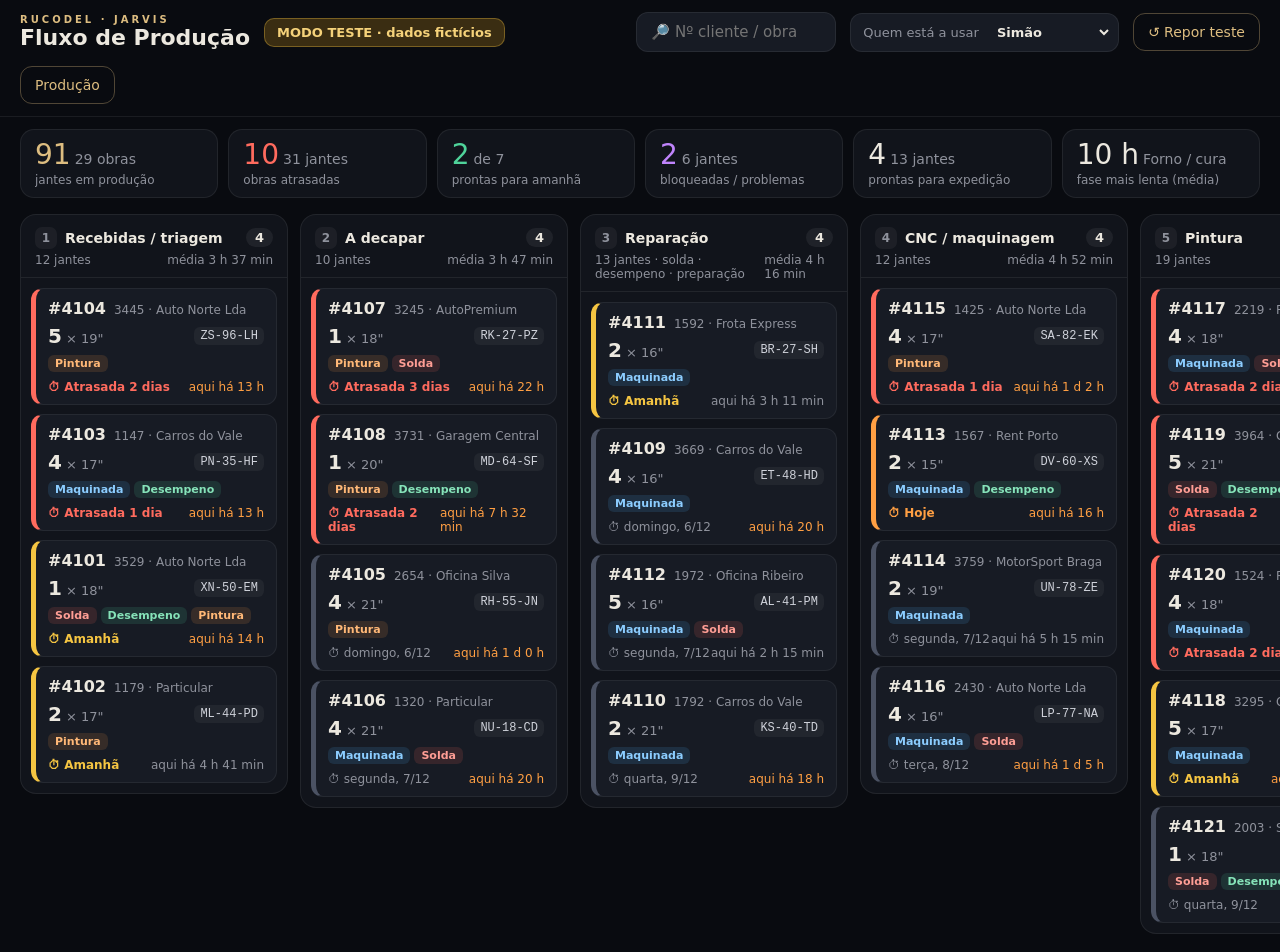
<file: 7_painel_web/fluxo.html>
<!doctype html>
<html lang="pt-PT">
<head>
<meta charset="utf-8">
<meta name="viewport" content="width=device-width,initial-scale=1">
<meta name="theme-color" content="#090b10">
<title>Fluxo de Produção · Rucodel</title>
<style>
:root{--bg:#090b10;--panel:#11141b;--panel2:#171b24;--line:#ffffff12;--ink:#ece8df;--muted:#8f929c;--gold:#ddbd80;
  --late:#ff6b5e;--today:#ff9f43;--tomorrow:#f5c542;--ok:#4fd39a;--block:#c084fc;--font:'Segoe UI',Inter,system-ui,sans-serif}
*{box-sizing:border-box}html,body{height:100%}
body{margin:0;background:var(--bg);color:var(--ink);font:15px var(--font);-webkit-font-smoothing:antialiased;display:flex;flex-direction:column;overflow:hidden;user-select:none;-webkit-user-select:none}
button,input,select,textarea{font:inherit;color:inherit}
header{display:flex;align-items:center;gap:14px;padding:12px 20px;border-bottom:1px solid var(--line);flex-wrap:wrap}
.brand{display:flex;flex-direction:column}.brand small{font-size:10px;letter-spacing:.3em;color:var(--gold);font-weight:700}.brand b{font-size:22px;font-weight:600}
.test{background:#3a2d12;border:1px solid #f5c54255;color:#f5d27a;border-radius:10px;padding:6px 12px;font-size:13px;font-weight:600}
.spacer{flex:1}
.search{background:var(--panel2);border:1px solid var(--line);border-radius:12px;padding:10px 14px;width:200px;outline:none}
.search:focus{border-color:#ddbd8077}
.who{display:flex;align-items:center;gap:8px;background:var(--panel2);border:1px solid var(--line);border-radius:12px;padding:4px 6px 4px 12px;font-size:13px;color:var(--muted)}
.who select{background:none;border:0;color:var(--ink);font-weight:600;padding:6px;outline:none}
.who select option{background:var(--panel2)}
.btn{border:1px solid #ddbd8055;background:none;color:var(--gold);padding:10px 14px;border-radius:12px;cursor:pointer;text-decoration:none;font-size:14px;white-space:nowrap}
.btn.gold{background:var(--gold);color:#1d1c16;border-color:var(--gold);font-weight:700}
.kpis{display:grid;grid-template-columns:repeat(6,minmax(0,1fr));gap:10px;padding:12px 20px}
.kpi{background:var(--panel);border:1px solid var(--line);border-radius:14px;padding:10px 14px;min-width:0}
.kpi .v{font-size:28px;font-weight:300;line-height:1.1}.kpi .l{font-size:12px;color:var(--muted);margin-top:2px;white-space:nowrap;overflow:hidden;text-overflow:ellipsis}
.kpi.late .v{color:var(--late)}.kpi.block .v{color:var(--block)}.kpi.ok .v{color:var(--ok)}.kpi.gold .v{color:var(--gold)}
.kpi .v small{font-size:14px;color:var(--muted);margin-left:4px}
.board{flex:1;min-height:0;display:flex;gap:12px;padding:4px 20px 18px;overflow-x:auto;overflow-y:hidden;scroll-behavior:smooth}
.col{flex:0 0 268px;display:flex;flex-direction:column;background:var(--panel);border:1px solid var(--line);border-radius:16px;min-height:0;transition:border-color .15s,background .15s}
.col.over{border-color:var(--gold);background:#1a1912}
.col.block-col{border-color:#c084fc33}
.colhead{padding:12px 14px 10px;border-bottom:1px solid var(--line)}
.colhead .t{display:flex;align-items:center;gap:8px;font-weight:600;font-size:14px}
.colhead .t i{font-style:normal;width:22px;height:22px;border-radius:7px;display:grid;place-items:center;font-size:12px;background:#ffffff0d;color:var(--muted)}
.colhead .t .n{margin-left:auto;background:#ffffff10;border-radius:20px;padding:2px 9px;font-size:13px}
.colhead .s{font-size:12px;color:var(--muted);margin-top:4px;display:flex;justify-content:space-between}
.cards{flex:1;overflow-y:auto;padding:10px;display:flex;flex-direction:column;gap:9px;scrollbar-width:thin;scrollbar-color:#ffffff20 transparent}
.empty{color:var(--muted);font-size:13px;text-align:center;padding:18px 6px;border:1px dashed #ffffff18;border-radius:12px}
.card{position:relative;background:var(--panel2);border:1px solid #ffffff10;border-left:5px solid var(--muted);border-radius:12px;padding:10px 12px 10px 12px;cursor:grab;touch-action:pan-y;transition:transform .12s,box-shadow .12s}
.card:active{cursor:grabbing}
.card.p-late{border-left-color:var(--late)}.card.p-today{border-left-color:var(--today)}.card.p-tomorrow{border-left-color:var(--tomorrow)}.card.p-normal{border-left-color:#4b5263}
.card .r1{display:flex;align-items:baseline;gap:8px}.card .num{font-weight:700;font-size:16px}.card .cli{color:var(--muted);font-size:12px;white-space:nowrap;overflow:hidden;text-overflow:ellipsis;flex:1}
.card .r2{display:flex;align-items:center;gap:8px;margin-top:6px;font-size:13px}
.card .qty{font-size:20px;font-weight:600}.card .qty small{font-size:13px;color:var(--muted);font-weight:400}
.card .ref{margin-left:auto;font-family:ui-monospace,Consolas,monospace;font-size:12px;background:#ffffff0c;border-radius:6px;padding:2px 6px;color:#cfd2da}
.tags{display:flex;flex-wrap:wrap;gap:4px;margin-top:7px}.tag{font-size:11px;font-weight:600;padding:2px 7px;border-radius:6px;background:#ffffff0d;color:#c9ccd4}
.tag.Pintura{background:#ff9f4322;color:#ffb877}.tag.Maquinada{background:#4fb4ff22;color:#8ccdff}.tag.Solda{background:#ff6b5e22;color:#ff9e95}.tag.Desempeno{background:#4fd39a22;color:#86e3b9}
.card .r3{display:flex;justify-content:space-between;margin-top:8px;font-size:12px;color:var(--muted)}
.card .due.late{color:var(--late);font-weight:700}.card .due.today{color:var(--today);font-weight:700}.card .due.tomorrow{color:var(--tomorrow);font-weight:600}
.card .age.slow{color:var(--today)}
.ghost{position:fixed;z-index:50;pointer-events:none;transform:rotate(2.5deg) scale(1.03);box-shadow:0 18px 50px #000c;opacity:.95;width:244px}
.card.dragging{opacity:.25}
dialog{background:#12151d;color:var(--ink);border:1px solid #ddbd8044;border-radius:20px;padding:0;width:min(640px,calc(100vw - 32px));max-height:calc(100vh - 40px)}
dialog::backdrop{background:#000b}
.dh{display:flex;justify-content:space-between;align-items:flex-start;gap:12px;padding:18px 22px;border-bottom:1px solid var(--line)}
.dh h3{margin:0;font-size:22px}.dh small{display:block;color:var(--muted);font-size:13px;margin-top:4px;font-weight:400}
.x{background:#ffffff0d;border:0;border-radius:10px;width:40px;height:40px;font-size:18px;cursor:pointer;flex:none}
.db{padding:16px 22px 20px;overflow:auto;max-height:calc(100vh - 160px)}
.grid2{display:grid;grid-template-columns:1fr 1fr;gap:8px 16px;font-size:14px}.grid2 span{color:var(--muted);font-size:12px;display:block}
.photos{display:flex;gap:8px;margin:12px 0}.photos div{width:96px;height:96px;border-radius:12px;background:#0b0d12 center/cover;border:1px solid var(--line);display:grid;place-items:center;color:#3c4150;font-size:30px}
h4{margin:18px 0 8px;font-size:12px;letter-spacing:.1em;color:var(--muted);font-weight:600}
.obs{background:#ffffff08;border-radius:10px;padding:10px 12px;font-size:14px;line-height:1.45;white-space:pre-wrap}
.hist{display:flex;flex-direction:column;gap:0}.hist div{display:grid;grid-template-columns:110px 1fr;gap:10px;padding:8px 0;border-top:1px solid var(--line);font-size:13px}.hist time{color:var(--muted)}
.moves{display:flex;flex-wrap:wrap;gap:8px;margin-top:10px}
.moves button{border:1px solid #ffffff22;background:#ffffff08;border-radius:10px;padding:10px 12px;cursor:pointer;font-size:13px}
.moves button.next{background:var(--gold);color:#1d1c16;border-color:var(--gold);font-weight:700}
.confirm .db p{font-size:17px;line-height:1.5;margin:0 0 6px}.confirm .db p b{color:var(--gold)}
.row{display:flex;justify-content:flex-end;gap:10px;margin-top:18px}.row .btn{padding:14px 22px;font-size:16px}
textarea.note{width:100%;min-height:60px;background:#0b0d12;border:1px solid var(--line);border-radius:10px;padding:10px;margin-top:8px;outline:none}
.toast{position:fixed;left:50%;bottom:24px;transform:translateX(-50%);background:#1c2230;border:1px solid #ddbd8055;border-radius:12px;padding:12px 18px;z-index:60;font-size:14px}
@media(max-width:1100px){.kpis{grid-template-columns:repeat(3,minmax(0,1fr))}}
@media(max-width:640px){.kpis{grid-template-columns:repeat(2,minmax(0,1fr))}.search{width:130px}.col{flex-basis:84vw}}
/* Página inteira com scroll: as colunas mostram todos os cartões e a página desce; a faixa das colunas desliza para o lado. */
html,body{height:auto;min-height:100%}body{overflow-x:hidden;overflow-y:auto}
.board{flex:none;overflow-y:visible;align-items:flex-start}
.col{min-height:auto}.cards{flex:none;overflow-y:visible}
.card{touch-action:pan-x pan-y}
</style>
</head>
<body>
<header>
  <div class="brand"><small>RUCODEL · JARVIS</small><b>Fluxo de Produção</b></div>
  <span class="test" title="Dados fictícios, guardados só neste aparelho. Nada é enviado ao programa de gestão.">MODO TESTE · dados fictícios</span>
  <span class="spacer"></span>
  <input class="search" id="q" placeholder="🔎 Nº cliente / obra" inputmode="numeric" autocomplete="off">
  <label class="who">Quem está a usar <select id="user"></select></label>
  <button class="btn" id="reset" type="button" title="Volta a gerar os dados de teste">↺ Repor teste</button>
  <a class="btn" href="/producao/ecra">Produção</a>
</header>
<section class="kpis" id="kpis"></section>
<main class="board" id="board"></main>
<dialog id="detail"></dialog>
<dialog id="confirm" class="confirm"></dialog>
<div class="toast" id="toast" hidden></div>
<script>
'use strict';
// ─── Fluxo de Produção — MODO TESTE ───────────────────────────────────────────────────────────────
// Dados fictícios guardados só neste navegador (localStorage). Não fala com o programa de gestão.
// Quando for validado, a mesma página passa a ler/gravar no Jarvis (com confirmação em cada movimento).
const COLS=[
  {id:'triagem',  t:'Recebidas / triagem',      i:'1'},
  {id:'decapar',  t:'A decapar',                i:'2'},
  {id:'reparacao',t:'Reparação',  s:'solda · desempeno · preparação', i:'3'},
  {id:'cnc',      t:'CNC / maquinagem',         i:'4'},
  {id:'pintura',  t:'Pintura',                  i:'5'},
  {id:'forno',    t:'Forno / cura',             i:'6'},
  {id:'qualidade',t:'Controlo de qualidade',    i:'7'},
  {id:'prontas',  t:'Prontas para expedição',   i:'✓'},
  {id:'bloqueadas',t:'Problemas / bloqueadas',  i:'!'},
];
const FLOW=COLS.map(c=>c.id).filter(id=>id!=='bloqueadas');
const USERS=['Simão','Encarregado','Torres','Bruno','João','Bruno Urrice','Nuno'];
const KEY='rucodel-fluxo-teste-v1',UKEY='rucodel-fluxo-utilizador';
const $=id=>document.getElementById(id);
const el=(t,c,x)=>{const e=document.createElement(t);if(c)e.className=c;if(x!==undefined)e.textContent=x;return e;};
const store={get(k){try{return JSON.parse(localStorage.getItem(k))}catch{return null}},set(k,v){try{localStorage.setItem(k,JSON.stringify(v))}catch{}}};
let S=store.get(KEY)||null,query='';

// ─── dados de teste (fictícios) ───
function seed(){
  const now=Date.now(),H=36e5,D=864e5,rnd=n=>Math.floor(Math.random()*n),pick=a=>a[rnd(a.length)];
  const clientes=['Auto Norte Lda','Pneus & Cia','Oficina Silva','Garagem Central','MotorSport Braga','Stand Litoral','Carros do Vale','Rent Porto','Particular','Frota Express','AutoPremium','Oficina Ribeiro'];
  const tipos=[['Pintura'],['Maquinada'],['Pintura','Solda'],['Maquinada','Desempeno'],['Pintura','Desempeno'],['Solda','Desempeno','Pintura'],['Maquinada','Solda']];
  const cores=['Preto brilho','Cinza grafite','Prata','Preto mate','Branco','Bronze','Antracite'];
  const obs=['','Cliente pede cor igual à original.','Fissura de ~4 cm no aro interior.','Empeno lateral ligeiro.','Atenção: jante bipartida, desmontar com cuidado.','Urgente — carro parado.','Parafusos para cromar.'];
  const letters='ABCDEFGHJKLMNPRSTUVXZ',L=()=>letters[rnd(letters.length)]+letters[rnd(letters.length)];
  const items=[];let num=4100;
  const weights={triagem:4,decapar:4,reparacao:4,cnc:4,pintura:5,forno:3,qualidade:3,prontas:4,bloqueadas:2};
  Object.entries(weights).forEach(([col,n])=>{for(let k=0;k<n;k++){
    const entered=now-(rnd(30)+1)*H*(col==='bloqueadas'?3:1)-rnd(60)*6e4;
    const flowIdx=col==='bloqueadas'?rnd(5):FLOW.indexOf(col);
    const hist=[];let t=entered-flowIdx*(2+rnd(6))*H;
    for(let s=0;s<=flowIdx;s++){hist.push({para:FLOW[s],de:s?FLOW[s-1]:null,quando:t,quem:s?pick(USERS):'Simão'});t+=(1+rnd(6))*H;}
    if(col==='bloqueadas')hist.push({para:'bloqueadas',de:FLOW[flowIdx],quando:entered,quem:pick(USERS),nota:pick(['Falta tinta da cor pedida.','Fissura maior do que parecia — falar com o cliente.','À espera de aprovação de orçamento.'])});
    else hist[hist.length-1].quando=entered;
    items.push({id:'t'+(++num),obra:String(num),cliente:String(1000+rnd(3000)),nome:pick(clientes),ref:L()+'-'+String(rnd(100)).padStart(2,'0')+'-'+L(),
      qtd:pick([1,2,2,4,4,4,4,5]),medida:pick([15,16,17,17,18,18,19,19,20,21]),tipos:pick(tipos),cor:pick(cores),
      prazo:new Date(now+(rnd(9)-3)*D).toISOString().slice(0,10),obs:pick(obs),col,hist});
  }});
  return {criado:now,items};
}
if(!S||!Array.isArray(S.items)){S=seed();store.set(KEY,S);}
const save=()=>store.set(KEY,S);

// ─── utilitários ───
const today=()=>{const d=new Date();d.setHours(12,0,0,0);return d;};
const dayDiff=iso=>Math.round((new Date(iso+'T12:00:00')-today())/864e5);
function prio(it){if(it.col==='prontas')return 'normal';const d=dayDiff(it.prazo);return d<0?'late':d===0?'today':d===1?'tomorrow':'normal';}
function dueText(it){const d=dayDiff(it.prazo);if(d<0)return ['Atrasada '+(-d)+(d===-1?' dia':' dias'),'late'];if(d===0)return ['Hoje','today'];if(d===1)return ['Amanhã','tomorrow'];
  const x=new Date(it.prazo+'T12:00:00');return [x.toLocaleDateString('pt-PT',{weekday:'short',day:'numeric',month:'short'}),''];}
const since=it=>it.hist.length?it.hist[it.hist.length-1].quando:S.criado;
function dur(ms){const m=Math.max(0,Math.round(ms/6e4));if(m<60)return m+' min';const h=Math.floor(m/60);if(h<24)return h+' h'+(m%60&&h<10?' '+m%60+' min':'');const d=Math.floor(h/24);return d+' d '+(h%24)+' h';}
const colName=id=>(COLS.find(c=>c.id===id)||{}).t||id;
const fmt=t=>new Date(t).toLocaleString('pt-PT',{day:'2-digit',month:'2-digit',hour:'2-digit',minute:'2-digit'});
function avgTime(col){// tempo médio de quem já SAIU desta fase
  const v=[];S.items.forEach(it=>it.hist.forEach((h,k)=>{if(h.para===col&&it.hist[k+1])v.push(it.hist[k+1].quando-h.quando);}));
  return v.length?v.reduce((a,b)=>a+b,0)/v.length:null;}
function toast(t){const b=$('toast');b.textContent=t;b.hidden=false;clearTimeout(toast.t);toast.t=setTimeout(()=>b.hidden=true,2600);}
const user=()=>$('user').value;

// ─── desenhar ───
function visible(){if(!query)return S.items;const q=query.toLowerCase();return S.items.filter(it=>it.cliente.startsWith(q)||it.obra.startsWith(q)||it.nome.toLowerCase().includes(q)||it.ref.toLowerCase().includes(q));}
function renderKpis(){
  const inProd=S.items.filter(i=>i.col!=='prontas'),jantes=a=>a.reduce((s,i)=>s+i.qtd,0);
  const late=S.items.filter(i=>i.col!=='prontas'&&dayDiff(i.prazo)<0);
  const tomorrow=S.items.filter(i=>dayDiff(i.prazo)===1),tomorrowReady=tomorrow.filter(i=>i.col==='prontas');
  const blocked=S.items.filter(i=>i.col==='bloqueadas');
  const avgs=FLOW.filter(c=>c!=='prontas').map(c=>[c,avgTime(c)]).filter(x=>x[1]!=null).sort((a,b)=>b[1]-a[1]);
  const box=$('kpis');box.replaceChildren();
  const k=(cls,v,l,small)=>{const d=el('div','kpi '+cls);const vv=el('div','v',String(v));if(small)vv.append(el('small','',small));d.append(vv,el('div','l',l));box.append(d);};
  k('gold',jantes(inProd),'jantes em produção',inProd.length+' obras');
  k('late',late.length,'obras atrasadas',jantes(late)+' jantes');
  k('ok',tomorrowReady.length,'prontas para amanhã','de '+tomorrow.length);
  k('block',blocked.length,'bloqueadas / problemas',jantes(blocked)+' jantes');
  k('',S.items.filter(i=>i.col==='prontas').length,'prontas para expedição',jantes(S.items.filter(i=>i.col==='prontas'))+' jantes');
  k('',avgs.length?dur(avgs[0][1]):'—','fase mais lenta (média)',avgs.length?colName(avgs[0][0]):'');
}
function card(it){
  const c=el('article','card p-'+prio(it));c.dataset.id=it.id;
  const r1=el('div','r1');r1.append(el('span','num','#'+it.obra),el('span','cli',it.cliente+' · '+it.nome));
  const r2=el('div','r2');const q=el('span','qty',String(it.qtd));q.append(el('small','',' × '+it.medida+'"'));r2.append(q,el('span','ref',it.ref));
  const tags=el('div','tags');it.tipos.forEach(t=>tags.append(el('span','tag '+t,t)));
  const [dt,dc]=dueText(it);const age=Date.now()-since(it);const avg=avgTime(it.col);
  const r3=el('div','r3');r3.append(el('span','due '+dc,'⏱ '+dt),el('span','age'+(avg&&age>avg*1.5?' slow':''),'aqui há '+dur(age)));
  c.append(r1,r2,tags,r3);attachDrag(c,it);return c;
}
function render(){
  renderKpis();const board=$('board');const keep=board.scrollLeft;board.replaceChildren();const items=visible();
  COLS.forEach(col=>{
    const mine=items.filter(i=>i.col===col.id).sort((a,b)=>({late:0,today:1,tomorrow:2,normal:3}[prio(a)]-{late:0,today:1,tomorrow:2,normal:3}[prio(b)])||a.prazo.localeCompare(b.prazo));
    const c=el('section','col'+(col.id==='bloqueadas'?' block-col':''));c.dataset.col=col.id;
    const h=el('div','colhead');const t=el('div','t');t.append(el('i','',col.i),document.createTextNode(col.t),el('span','n',String(mine.length)));
    const avg=avgTime(col.id);const s=el('div','s');s.append(el('span','',mine.reduce((a,i)=>a+i.qtd,0)+' jantes'+(col.s?' · '+col.s:'')),el('span','',avg&&col.id!=='prontas'?'média '+dur(avg):''));
    h.append(t,s);const list=el('div','cards');if(!mine.length)list.append(el('div','empty',query?'Nada com esta pesquisa':'Vazio'));mine.forEach(i=>list.append(card(i)));
    c.append(h,list);board.append(c);});
  board.scrollLeft=keep;
}

// ─── arrastar (rato e dedo) ───
let drag=null;
function attachDrag(node,it){
  node.addEventListener('pointerdown',e=>{if(e.button!==0)return;drag={it,node,x:e.clientX,y:e.clientY,started:false,id:e.pointerId,timer:null};
    // no ecrã tátil: segurar ~250 ms para pegar no cartão (deslizar na vertical continua a fazer scroll da coluna)
    if(e.pointerType!=='mouse')drag.timer=setTimeout(()=>{if(drag&&!drag.started)startDrag(e.clientX,e.clientY);},250);});
}
function startDrag(x,y){drag.started=true;try{drag.node.setPointerCapture(drag.id);}catch{}
  const g=drag.node.cloneNode(true);g.classList.add('ghost');document.body.append(g);drag.ghost=g;drag.node.classList.add('dragging');moveGhost(x,y);navigator.vibrate?.(15);}
function moveGhost(x,y){drag.ghost.style.left=(x-120)+'px';drag.ghost.style.top=(y-30)+'px';
  document.querySelectorAll('.col.over').forEach(c=>c.classList.remove('over'));const col=colAt(x,y);if(col&&col.dataset.col!==drag.it.col)col.classList.add('over');
  const b=$('board').getBoundingClientRect();if(x>b.right-60)$('board').scrollLeft+=18;else if(x<b.left+60)$('board').scrollLeft-=18;}
function colAt(x,y){const e=document.elementsFromPoint(x,y).find(n=>n.classList&&n.classList.contains('col'));return e||null;}
document.addEventListener('pointermove',e=>{if(!drag)return;const dx=e.clientX-drag.x,dy=e.clientY-drag.y;
  if(!drag.started){if(e.pointerType==='mouse'&&Math.hypot(dx,dy)>8)startDrag(e.clientX,e.clientY);else if(e.pointerType!=='mouse'&&Math.hypot(dx,dy)>10){clearTimeout(drag.timer);drag=null;}return;}
  e.preventDefault();moveGhost(e.clientX,e.clientY);},{passive:false});
document.addEventListener('pointerup',e=>{if(!drag)return;clearTimeout(drag.timer);const d=drag;drag=null;
  if(!d.started){openDetail(d.it);return;}
  d.ghost.remove();d.node.classList.remove('dragging');document.querySelectorAll('.col.over').forEach(c=>c.classList.remove('over'));
  const col=colAt(e.clientX,e.clientY);if(col&&col.dataset.col!==d.it.col)askMove(d.it,col.dataset.col);});
document.addEventListener('touchmove',e=>{if(drag&&drag.started)e.preventDefault();},{passive:false});  // enquanto arrasta, o ecrã não faz scroll
document.addEventListener('pointercancel',()=>{if(!drag)return;clearTimeout(drag.timer);if(drag.started){drag.ghost.remove();drag.node.classList.remove('dragging');}drag=null;});

// ─── confirmar movimento ───
function askMove(it,to){
  const d=$('confirm');d.replaceChildren();const h=el('div','dh');const t=el('h3','','Mudar de setor?');h.append(t);
  const b=el('div','db');const p=el('p');p.append('Obra ',el('b','','#'+it.obra),' ('+it.qtd+' × '+it.medida+'", '+it.nome+')');
  const p2=el('p');p2.append(el('b','',colName(it.col)),'  →  ',el('b','',colName(to)));
  b.append(p,p2,el('div','',''));const who=el('p','');who.style.cssText='font-size:13px;color:var(--muted)';who.textContent='Fica registado em nome de '+user()+', '+fmt(Date.now())+'.';b.append(who);
  let note=null;if(to==='bloqueadas'){note=el('textarea','note');note.placeholder='Qual é o problema? (obrigatório)';b.append(note);}
  const row=el('div','row');const no=el('button','btn','Cancelar');no.type='button';const yes=el('button','btn gold','Confirmar');yes.type='button';row.append(no,yes);b.append(row);
  no.onclick=()=>d.close();
  yes.onclick=()=>{if(note&&!note.value.trim()){note.focus();note.placeholder='Escreve o problema para poder bloquear.';return;}
    it.hist.push({de:it.col,para:to,quando:Date.now(),quem:user(),...(note?{nota:note.value.trim()}:{})});it.col=to;save();d.close();if($('detail').open)$('detail').close();render();toast('#'+it.obra+' → '+colName(to));};
  d.append(h,b);d.showModal();if(note)setTimeout(()=>note.focus(),50);
}

// ─── detalhe ───
function openDetail(it){
  const d=$('detail');d.replaceChildren();const h=el('div','dh');const t=el('h3','','#'+it.obra+' · '+it.nome);t.append(el('small','','Cliente '+it.cliente+' · '+it.ref));
  const x=el('button','x','✕');x.type='button';x.onclick=()=>d.close();h.append(t,x);
  const b=el('div','db');const ph=el('div','photos');for(let k=0;k<Math.min(it.qtd,3);k++)ph.append(el('div','','◎'));b.append(ph);
  const g=el('div','grid2');const [dt]=dueText(it);
  [['Setor atual',colName(it.col)],['Há quanto tempo aqui',dur(Date.now()-since(it))],['Jantes',it.qtd+' × '+it.medida+'"'],['Cor',it.cor],['Trabalho',it.tipos.join(' · ')],['Entrega',dt+' ('+new Date(it.prazo+'T12:00:00').toLocaleDateString('pt-PT')+')']]
    .forEach(([l,v])=>{const c=el('div');c.append(el('span','',l),document.createTextNode(v));g.append(c);});b.append(g);
  if(it.obs){b.append(el('h4','','OBSERVAÇÕES'),el('div','obs',it.obs));}
  const i=FLOW.indexOf(it.col),next=it.col==='bloqueadas'?null:FLOW[i+1];
  b.append(el('h4','','MOVER PARA'));const mv=el('div','moves');
  if(next){const n=el('button','next','→ '+colName(next));n.type='button';n.onclick=()=>askMove(it,next);mv.append(n);}
  COLS.filter(c=>c.id!==it.col&&c.id!==next).forEach(c=>{const bt=el('button','',c.t);bt.type='button';bt.onclick=()=>askMove(it,c.id);mv.append(bt);});b.append(mv);
  b.append(el('h4','','HISTÓRICO DE MOVIMENTOS'));const hs=el('div','hist');
  [...it.hist].reverse().forEach(m=>{const r=el('div');r.append(el('time','',fmt(m.quando)));const txt=el('span','',(m.de?colName(m.de)+' → ':'Entrou em ')+colName(m.para)+' · '+m.quem+(m.nota?' — '+m.nota:''));r.append(txt);hs.append(r);});
  b.append(hs);d.append(h,b);d.showModal();
}

// ─── arranque ───
USERS.forEach(u=>$('user').append(new Option(u,u)));const savedUser=store.get(UKEY);if(savedUser&&USERS.includes(savedUser))$('user').value=savedUser;
$('user').onchange=()=>store.set(UKEY,user());
$('q').oninput=e=>{query=e.target.value.trim();render();};
$('reset').onclick=()=>{if(confirm('Apagar os movimentos de teste e gerar dados novos?')){S=seed();save();render();toast('Dados de teste repostos.');}};
['detail','confirm'].forEach(id=>$(id).addEventListener('click',e=>{if(e.target===$(id))$(id).close();}));
render();setInterval(()=>{if(!drag&&!document.querySelector('dialog[open]'))render();},30000);  // atualiza os tempos
</script>
</body>
</html>
</file>
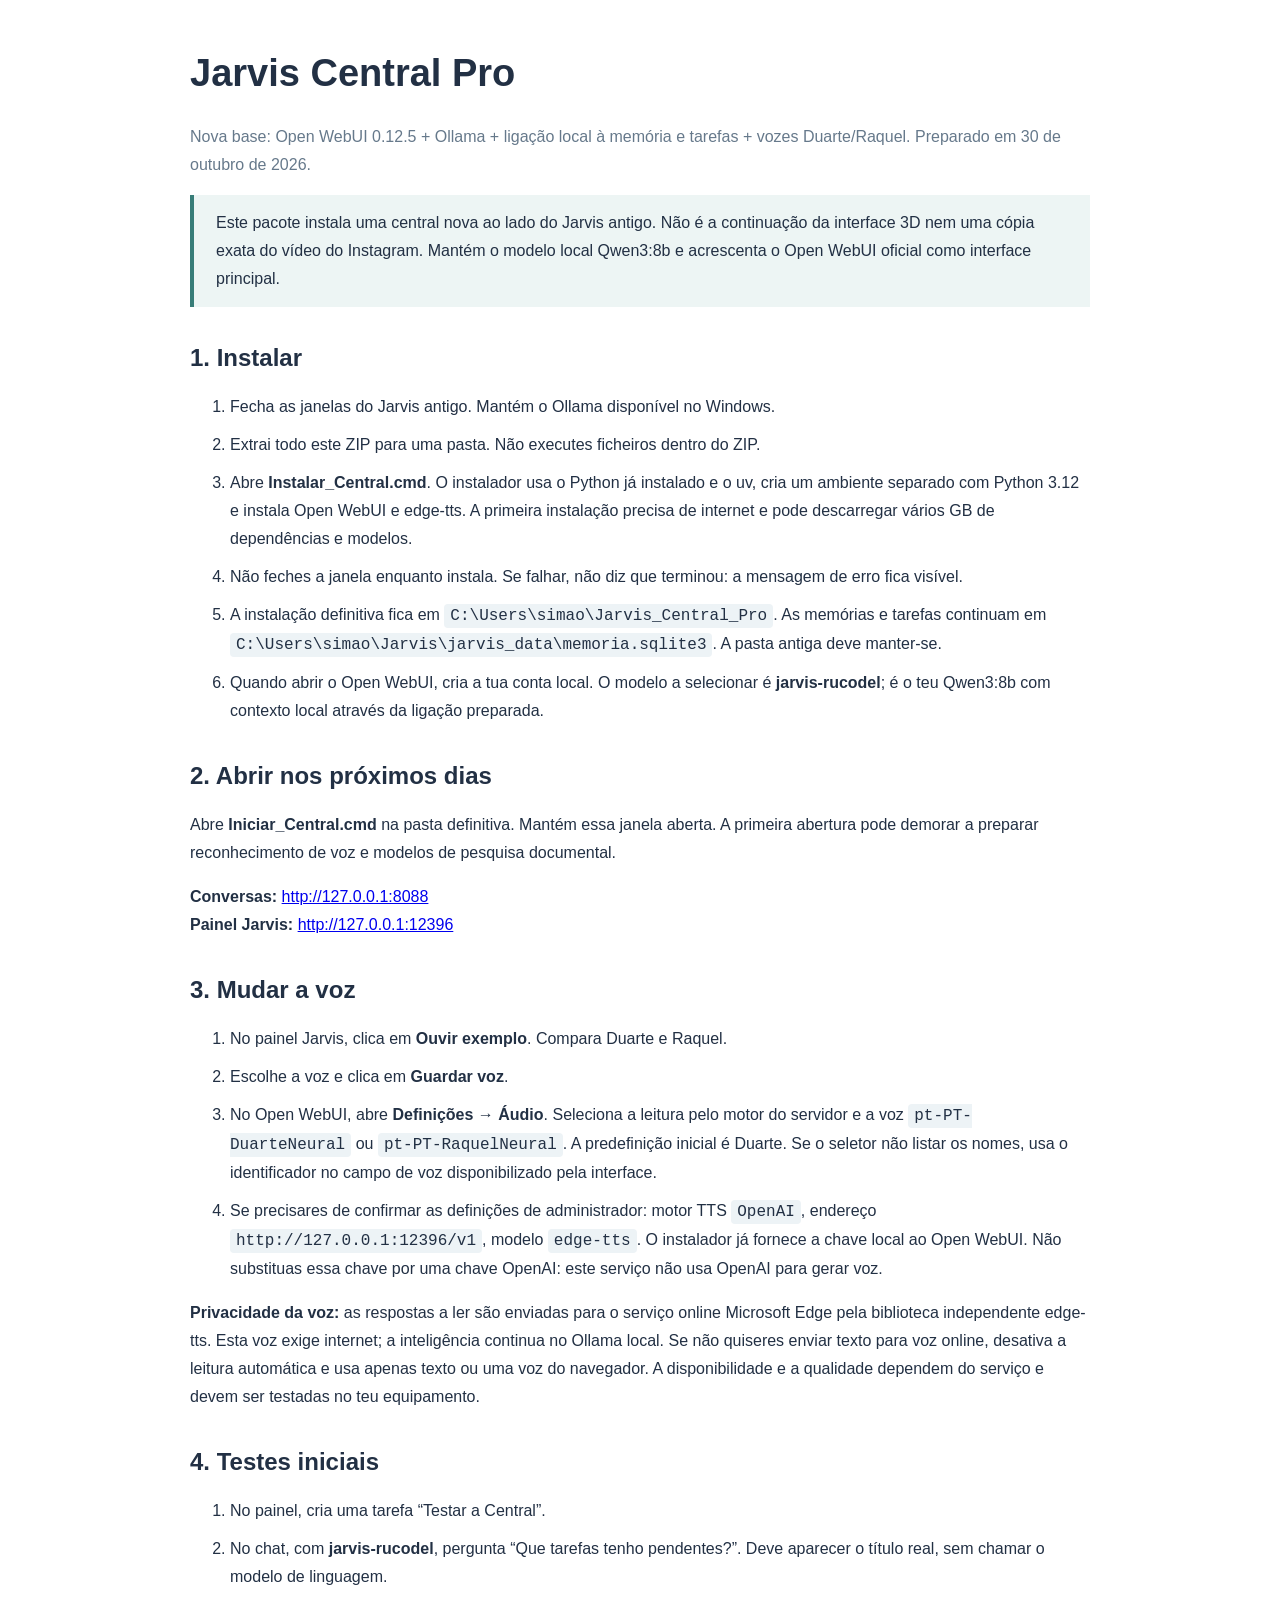
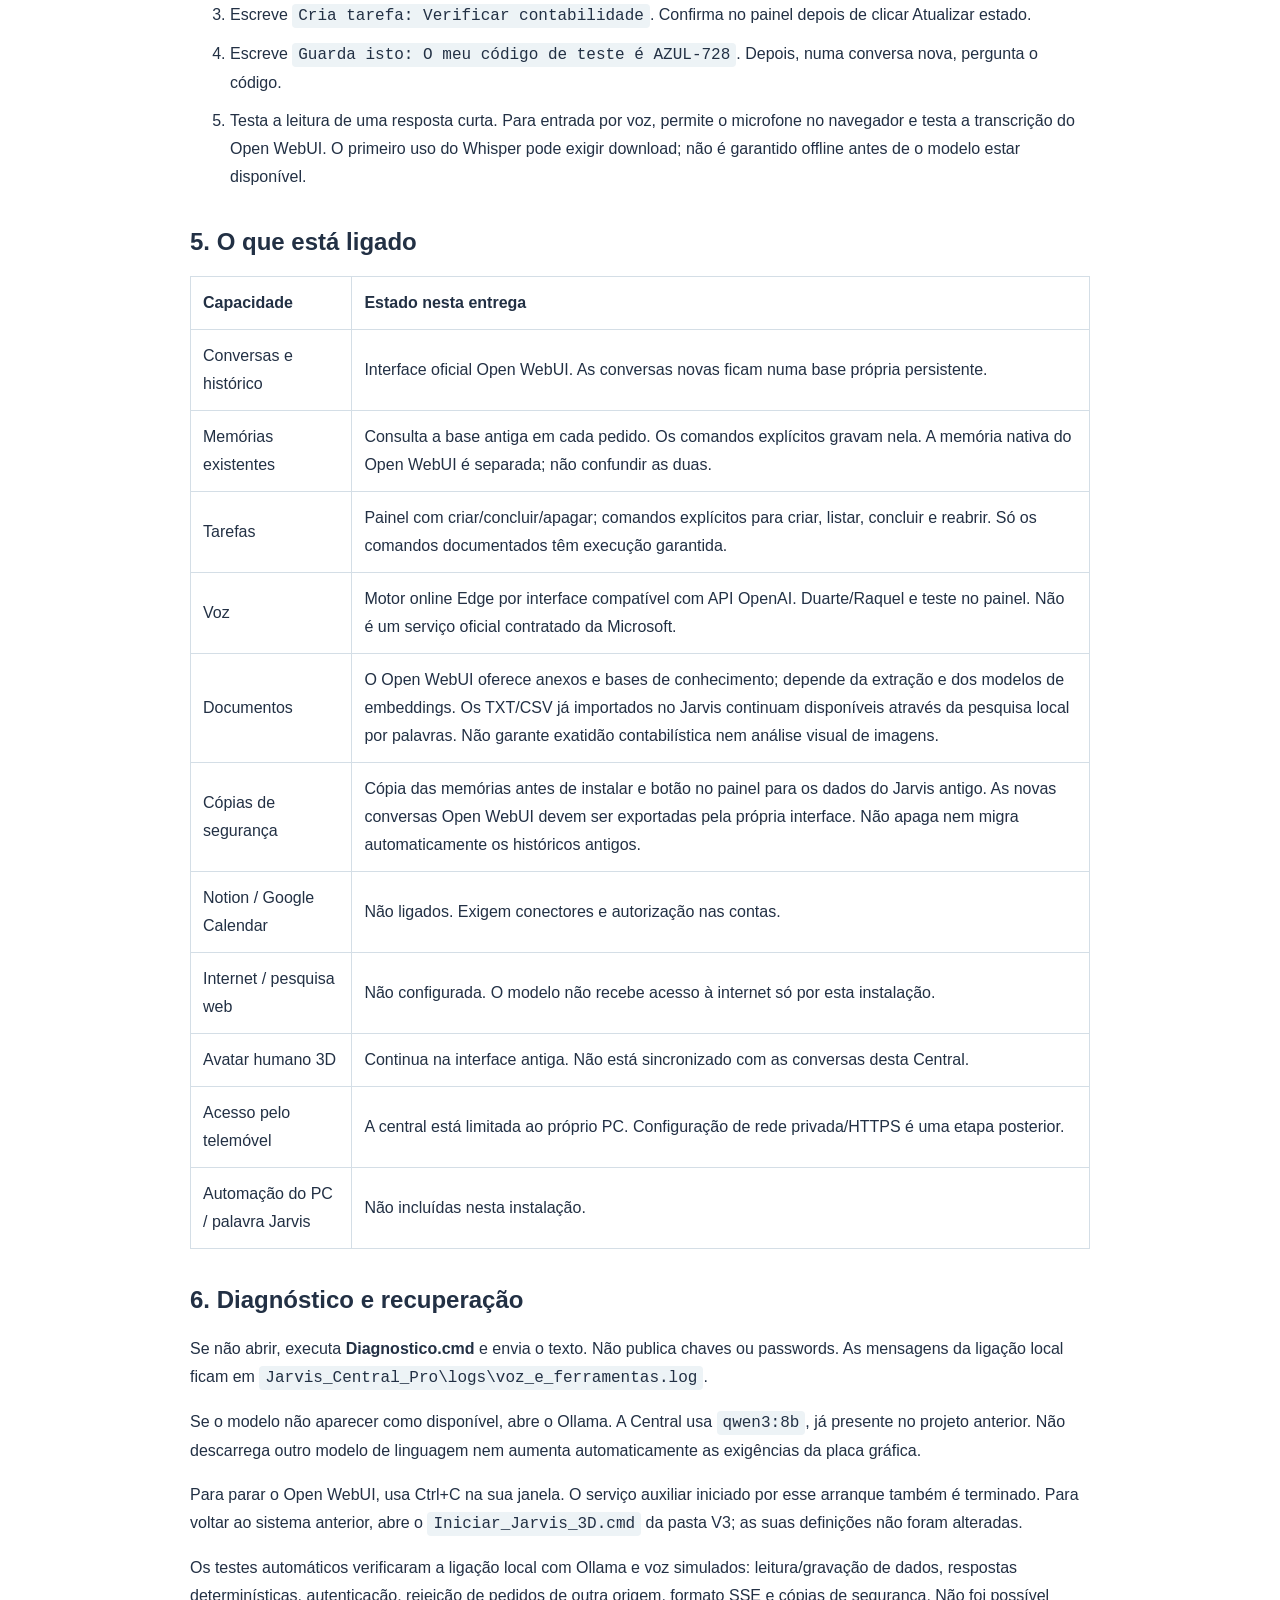
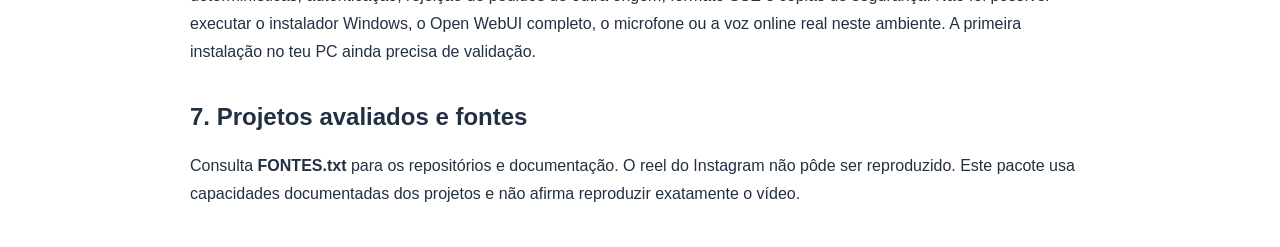
<file: 8_instalacao_e_updates/LEIA-ME.html>
<!doctype html><html lang="pt-PT"><meta charset="utf-8"><title>Jarvis Central Pro · Instalação</title><style>body{font:16px/1.75 'Segoe UI',sans-serif;max-width:900px;margin:50px auto;padding:0 24px;color:#223044}h1,h2{line-height:1.25}h1{font-size:38px}h2{margin-top:36px}code{background:#edf3f6;padding:3px 6px;border-radius:4px}li{margin-bottom:10px}table{border-collapse:collapse;width:100%}th,td{text-align:left;border:1px solid #d4dee6;padding:12px}.note{border-left:4px solid #387d78;padding:14px 22px;background:#edf5f4}.muted{color:#66798b}</style><h1>Jarvis Central Pro</h1><p class="muted">Nova base: Open WebUI 0.12.5 + Ollama + ligação local à memória e tarefas + vozes Duarte/Raquel. Preparado em 30 de outubro de 2026.</p><div class="note">Este pacote instala uma central nova ao lado do Jarvis antigo. Não é a continuação da interface 3D nem uma cópia exata do vídeo do Instagram. Mantém o modelo local Qwen3:8b e acrescenta o Open WebUI oficial como interface principal.</div><h2>1. Instalar</h2><ol><li>Fecha as janelas do Jarvis antigo. Mantém o Ollama disponível no Windows.</li><li>Extrai todo este ZIP para uma pasta. Não executes ficheiros dentro do ZIP.</li><li>Abre <strong>Instalar_Central.cmd</strong>. O instalador usa o Python já instalado e o uv, cria um ambiente separado com Python 3.12 e instala Open WebUI e edge-tts. A primeira instalação precisa de internet e pode descarregar vários GB de dependências e modelos.</li><li>Não feches a janela enquanto instala. Se falhar, não diz que terminou: a mensagem de erro fica visível.</li><li>A instalação definitiva fica em <code>C:\Users\simao\Jarvis_Central_Pro</code>. As memórias e tarefas continuam em <code>C:\Users\simao\Jarvis\jarvis_data\memoria.sqlite3</code>. A pasta antiga deve manter-se.</li><li>Quando abrir o Open WebUI, cria a tua conta local. O modelo a selecionar é <strong>jarvis-rucodel</strong>; é o teu Qwen3:8b com contexto local através da ligação preparada.</li></ol><h2>2. Abrir nos próximos dias</h2><p>Abre <strong>Iniciar_Central.cmd</strong> na pasta definitiva. Mantém essa janela aberta. A primeira abertura pode demorar a preparar reconhecimento de voz e modelos de pesquisa documental.</p><p><strong>Conversas:</strong> <a href="http://127.0.0.1:8088">http://127.0.0.1:8088</a><br><strong>Painel Jarvis:</strong> <a href="http://127.0.0.1:12396">http://127.0.0.1:12396</a></p><h2>3. Mudar a voz</h2><ol><li>No painel Jarvis, clica em <strong>Ouvir exemplo</strong>. Compara Duarte e Raquel.</li><li>Escolhe a voz e clica em <strong>Guardar voz</strong>.</li><li>No Open WebUI, abre <strong>Definições → Áudio</strong>. Seleciona a leitura pelo motor do servidor e a voz <code>pt-PT-DuarteNeural</code> ou <code>pt-PT-RaquelNeural</code>. A predefinição inicial é Duarte. Se o seletor não listar os nomes, usa o identificador no campo de voz disponibilizado pela interface.</li><li>Se precisares de confirmar as definições de administrador: motor TTS <code>OpenAI</code>, endereço <code>http://127.0.0.1:12396/v1</code>, modelo <code>edge-tts</code>. O instalador já fornece a chave local ao Open WebUI. Não substituas essa chave por uma chave OpenAI: este serviço não usa OpenAI para gerar voz.</li></ol><p><strong>Privacidade da voz:</strong> as respostas a ler são enviadas para o serviço online Microsoft Edge pela biblioteca independente edge-tts. Esta voz exige internet; a inteligência continua no Ollama local. Se não quiseres enviar texto para voz online, desativa a leitura automática e usa apenas texto ou uma voz do navegador. A disponibilidade e a qualidade dependem do serviço e devem ser testadas no teu equipamento.</p><h2>4. Testes iniciais</h2><ol><li>No painel, cria uma tarefa “Testar a Central”.</li><li>No chat, com <strong>jarvis-rucodel</strong>, pergunta “Que tarefas tenho pendentes?”. Deve aparecer o título real, sem chamar o modelo de linguagem.</li><li>Escreve <code>Cria tarefa: Verificar contabilidade</code>. Confirma no painel depois de clicar Atualizar estado.</li><li>Escreve <code>Guarda isto: O meu código de teste é AZUL-728</code>. Depois, numa conversa nova, pergunta o código.</li><li>Testa a leitura de uma resposta curta. Para entrada por voz, permite o microfone no navegador e testa a transcrição do Open WebUI. O primeiro uso do Whisper pode exigir download; não é garantido offline antes de o modelo estar disponível.</li></ol><h2>5. O que está ligado</h2><table><tr><th>Capacidade</th><th>Estado nesta entrega</th></tr><tr><td>Conversas e histórico</td><td>Interface oficial Open WebUI. As conversas novas ficam numa base própria persistente.</td></tr><tr><td>Memórias existentes</td><td>Consulta a base antiga em cada pedido. Os comandos explícitos gravam nela. A memória nativa do Open WebUI é separada; não confundir as duas.</td></tr><tr><td>Tarefas</td><td>Painel com criar/concluir/apagar; comandos explícitos para criar, listar, concluir e reabrir. Só os comandos documentados têm execução garantida.</td></tr><tr><td>Voz</td><td>Motor online Edge por interface compatível com API OpenAI. Duarte/Raquel e teste no painel. Não é um serviço oficial contratado da Microsoft.</td></tr><tr><td>Documentos</td><td>O Open WebUI oferece anexos e bases de conhecimento; depende da extração e dos modelos de embeddings. Os TXT/CSV já importados no Jarvis continuam disponíveis através da pesquisa local por palavras. Não garante exatidão contabilística nem análise visual de imagens.</td></tr><tr><td>Cópias de segurança</td><td>Cópia das memórias antes de instalar e botão no painel para os dados do Jarvis antigo. As novas conversas Open WebUI devem ser exportadas pela própria interface. Não apaga nem migra automaticamente os históricos antigos.</td></tr><tr><td>Notion / Google Calendar</td><td>Não ligados. Exigem conectores e autorização nas contas.</td></tr><tr><td>Internet / pesquisa web</td><td>Não configurada. O modelo não recebe acesso à internet só por esta instalação.</td></tr><tr><td>Avatar humano 3D</td><td>Continua na interface antiga. Não está sincronizado com as conversas desta Central.</td></tr><tr><td>Acesso pelo telemóvel</td><td>A central está limitada ao próprio PC. Configuração de rede privada/HTTPS é uma etapa posterior.</td></tr><tr><td>Automação do PC / palavra Jarvis</td><td>Não incluídas nesta instalação.</td></tr></table><h2>6. Diagnóstico e recuperação</h2><p>Se não abrir, executa <strong>Diagnostico.cmd</strong> e envia o texto. Não publica chaves ou passwords. As mensagens da ligação local ficam em <code>Jarvis_Central_Pro\logs\voz_e_ferramentas.log</code>.</p><p>Se o modelo não aparecer como disponível, abre o Ollama. A Central usa <code>qwen3:8b</code>, já presente no projeto anterior. Não descarrega outro modelo de linguagem nem aumenta automaticamente as exigências da placa gráfica.</p><p>Para parar o Open WebUI, usa Ctrl+C na sua janela. O serviço auxiliar iniciado por esse arranque também é terminado. Para voltar ao sistema anterior, abre o <code>Iniciar_Jarvis_3D.cmd</code> da pasta V3; as suas definições não foram alteradas.</p><p>Os testes automáticos verificaram a ligação local com Ollama e voz simulados: leitura/gravação de dados, respostas determinísticas, autenticação, rejeição de pedidos de outra origem, formato SSE e cópias de segurança. Não foi possível executar o instalador Windows, o Open WebUI completo, o microfone ou a voz online real neste ambiente. A primeira instalação no teu PC ainda precisa de validação.</p><h2>7. Projetos avaliados e fontes</h2><p>Consulta <strong>FONTES.txt</strong> para os repositórios e documentação. O reel do Instagram não pôde ser reproduzido. Este pacote usa capacidades documentadas dos projetos e não afirma reproduzir exatamente o vídeo.</p></html>
</file>
